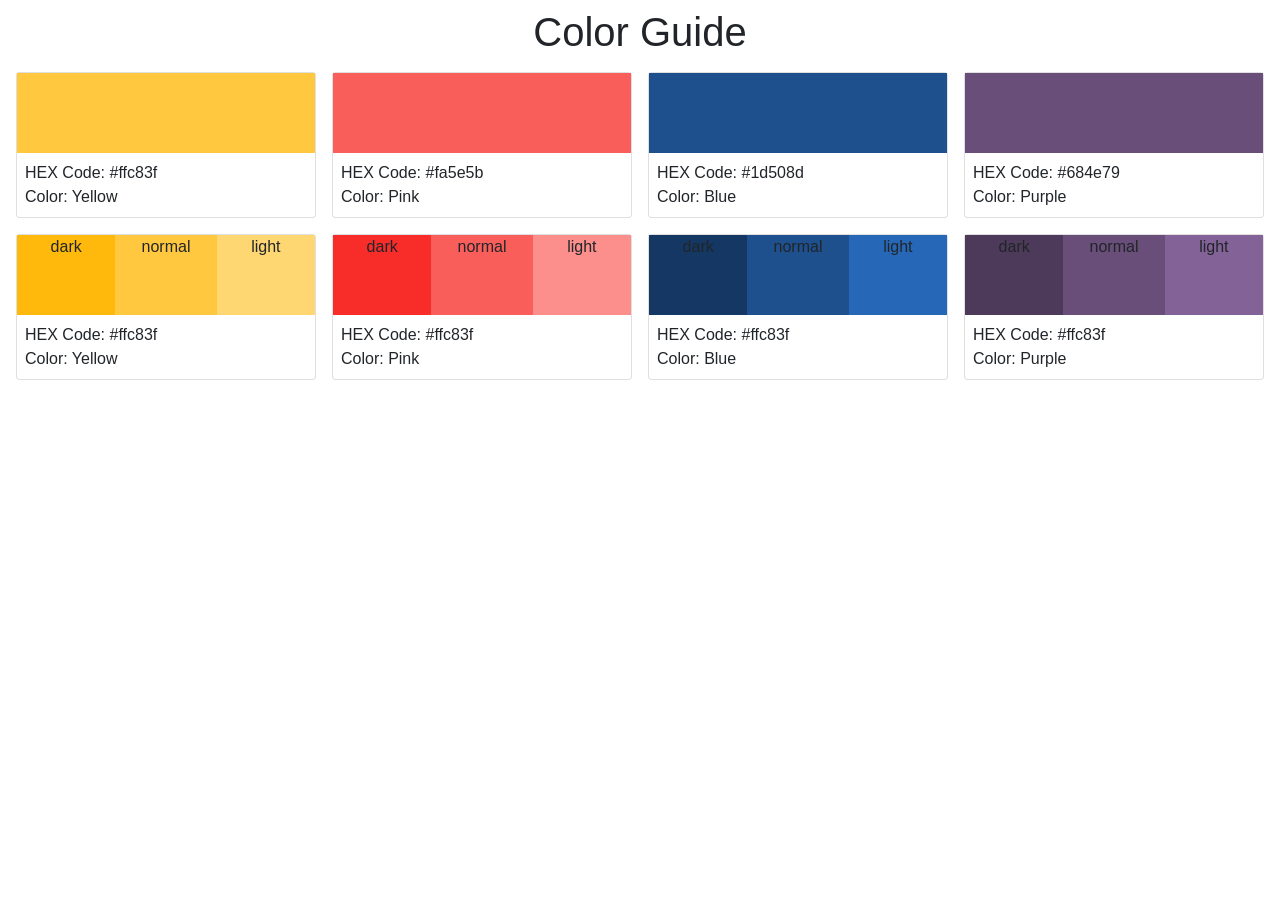
<file: index.html>
<!DOCTYPE html>
<html lang="en">

  <head>
    <meta charset="UTF-8">
    <meta name="viewport" content="width=device-width, initial-scale=1.0">
    <meta http-equiv="X-UA-Compatible" content="ie=edge">
    <link rel="stylesheet" href="/styles/main.css" />
    <title>Color Guide</title>
  </head>

  <body class="p-2">

    <header class="container-fluid d-flex justify-content-center">
      <h1>
        Color&nbsp;Guide
      </h1>
    </header>

    <section class="basic-colors container-fluid row d-flex justify-content-center p-0 m-0">

      <div class="color-item col-md-3 p-2 m-0">
        <div class="card p-0 m-0">
          <div class="color-area p-0 m-0">
          </div>
          <p class="card-text p-2 m-0">
            HEX Code: #ffc83f<br>
            Color: Yellow
          </p>
        </div>
      </div>

      <div class="color-item col-md-3 p-2 m-0">
        <div class="card p-0 m-0">
          <div class="color-area p-0 m-0">
          </div>
          <p class="card-text p-2 m-0">
            HEX Code: #fa5e5b<br>
            Color: Pink
          </p>
        </div>
      </div>

      <div class="color-item col-md-3 p-2 m-0">
        <div class="card p-0 m-0">
          <div class="color-area p-0 m-0">
          </div>
          <p class="card-text p-2 m-0">
            HEX Code: #1d508d<br>
            Color: Blue
          </p>
        </div>
      </div>

      <div class="color-item col-md-3 p-2 m-0">
        <div class="card p-0 m-0">
          <div class="color-area p-0 m-0">
          </div>
          <p class="card-text p-2 m-0">
            HEX Code: #684e79<br>
            Color: Purple
          </p>
        </div>
      </div>

    </section>

    <section class="changed-colors container-fluid row d-flex justify-content-center p-0 m-0">

      <div class="color-item col-md-3 p-2 m-0">
        <div class="card p-0 m-0">
          <div class="color-area container-fluid d-flex p-0 m-0">
            <div class="color-area-left d-flex justify-content-center align-color-items-center">
              <p class="p-0 m-0">dark</p>
            </div>
            <div class="color-area-center d-flex justify-content-center align-color-items-center">
              <p class="p-0 m-0">normal</p>
            </div>
            <div class="color-area-right d-flex justify-content-center align-color-items-center">
              <p class="p-0 m-0">light</p>
            </div>
          </div>
          <p class="card-text p-2 m-0">
            HEX Code: #ffc83f<br>
            Color: Yellow
          </p>
        </div>
      </div>

      <div class="color-item col-md-3 p-2 m-0">
        <div class="card p-0 m-0">
          <div class="color-area container-fluid d-flex p-0 m-0">
            <div class="color-area-left d-flex justify-content-center align-color-items-center">
              <p class="p-0 m-0">dark</p>
            </div>
            <div class="color-area-center d-flex justify-content-center align-color-items-center">
              <p class="p-0 m-0">normal</p>
            </div>
            <div class="color-area-right d-flex justify-content-center align-color-items-center">
              <p class="p-0 m-0">light</p>
            </div>
          </div>
          <p class="card-text p-2 m-0">
            HEX Code: #ffc83f<br>
            Color: Pink
          </p>
      </div>
      </div>

      <div class="color-item col-md-3 p-2 m-0">
        <div class="card p-0 m-0">
          <div class="color-area container-fluid d-flex p-0 m-0">
            <div class="color-area-left d-flex justify-content-center align-color-items-center">
              <p class="p-0 m-0">dark</p>
            </div>
            <div class="color-area-center d-flex justify-content-center align-color-items-center">
              <p class="p-0 m-0">normal</p>
            </div>
            <div class="color-area-right d-flex justify-content-center align-color-items-center">
              <p class="p-0 m-0">light</p>
            </div>
          </div>
          <p class="card-text p-2 m-0">
            HEX Code: #ffc83f<br>
            Color: Blue
          </p>
        </div>
      </div>

      <div class="color-item col-md-3 p-2 m-0">
        <div class="card p-0 m-0">
          <div class="color-area container-fluid d-flex p-0 m-0">
            <div class="color-area-left d-flex justify-content-center align-color-items-center">
              <p class="p-0 m-0">dark</p>
            </div>
            <div class="color-area-center d-flex justify-content-center align-color-items-center">
              <p class="p-0 m-0">normal</p>
            </div>
            <div class="color-area-right d-flex justify-content-center align-color-items-center">
              <p class="p-0 m-0">light</p>
            </div>
          </div>
          <p class="card-text p-2 m-0">
            HEX Code: #ffc83f<br>
            Color: Purple
          </p>
        </div>
      </div>

    </section>

    <script src="https://cdn.jsdelivr.net/npm/bootstrap@5.0.0-beta2/dist/js/bootstrap.bundle.min.js" integrity="sha384-b5kHyXgcpbZJO/tY9Ul7kGkf1S0CWuKcCD38l8YkeH8z8QjE0GmW1gYU5S9FOnJ0" crossorigin="anonymous"></script>
  </body>

</html>
</file>
